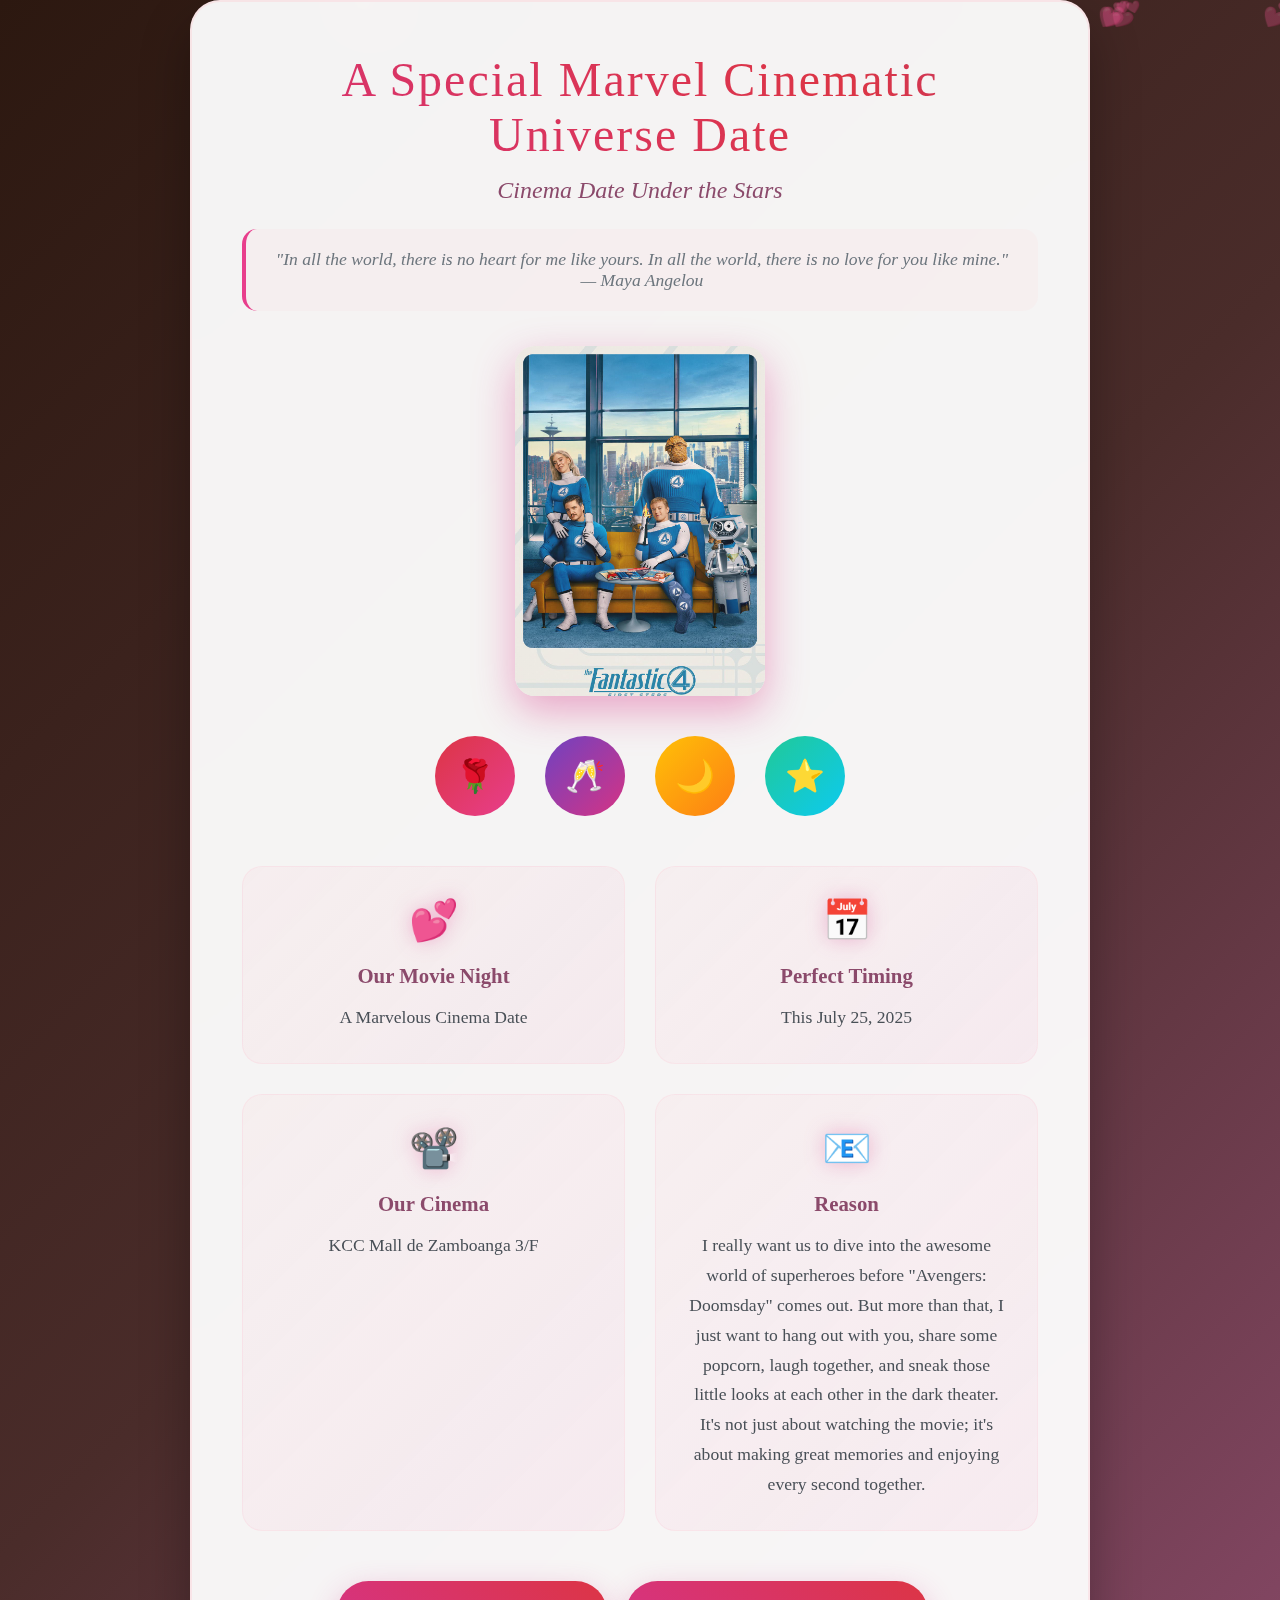
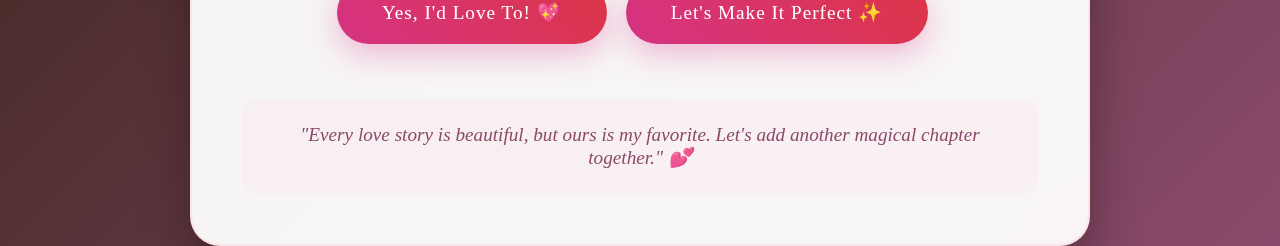
<file: index.html>
<!DOCTYPE html>
<html lang="en">
    <head>
        <meta charset="UTF-8" />
        <meta name="viewport" content="width=device-width, initial-scale=1.0" />
        <title>Romantic Cinema Date Invitation</title>
        <style>
            * {
                margin: 0;
                padding: 0;
                box-sizing: border-box;
            }

            body {
                font-family: "Georgia", serif;
                background: linear-gradient(
                    135deg,
                    #2c1810 0%,
                    #4a2c2a 50%,
                    #8b4a6b 100%
                );
                min-height: 100vh;
                display: flex;
                align-items: center;
                justify-content: center;
                overflow-x: hidden;
                position: relative;
            }

            .floating-hearts {
                position: fixed;
                top: 0;
                left: 0;
                width: 100%;
                height: 100%;
                pointer-events: none;
                z-index: 1;
            }

            .heart {
                position: absolute;
                color: rgba(255, 192, 203, 0.3);
                font-size: 1.5rem;
                animation: floatUp 8s linear infinite;
            }

            @keyframes floatUp {
                0% {
                    transform: translateY(100vh) rotate(0deg);
                    opacity: 0;
                }
                10% {
                    opacity: 1;
                }
                90% {
                    opacity: 1;
                }
                100% {
                    transform: translateY(-100px) rotate(360deg);
                    opacity: 0;
                }
            }

            .invitation-container {
                max-width: 900px;
                width: 90%;
                background: rgba(255, 255, 255, 0.95);
                backdrop-filter: blur(20px);
                border-radius: 30px;
                border: 2px solid rgba(255, 192, 203, 0.3);
                padding: 50px;
                text-align: center;
                box-shadow: 0 25px 50px rgba(0, 0, 0, 0.3);
                position: relative;
                z-index: 10;
                animation: gentleFloat 4s ease-in-out infinite;
            }

            @keyframes gentleFloat {
                0%,
                100% {
                    transform: translateY(0px);
                }
                50% {
                    transform: translateY(-8px);
                }
            }

            .romantic-header {
                font-size: 3rem;
                font-weight: 300;
                background: linear-gradient(
                    45deg,
                    #d63384,
                    #dc3545,
                    #6f42c1,
                    #e83e8c
                );
                background-size: 300% 300%;
                background-clip: text;
                -webkit-background-clip: text;
                -webkit-text-fill-color: transparent;
                animation: romanticGlow 4s ease infinite;
                margin-bottom: 15px;
                font-family: "Georgia", serif;
                letter-spacing: 2px;
            }

            @keyframes romanticGlow {
                0%,
                100% {
                    background-position: 0% 50%;
                }
                50% {
                    background-position: 100% 50%;
                }
            }

            .subtitle {
                font-size: 1.5rem;
                color: #8b4a6b;
                margin-bottom: 25px;
                font-style: italic;
                font-weight: 300;
            }

            .love-quote {
                font-size: 1.1rem;
                color: #6c757d;
                font-style: italic;
                margin-bottom: 35px;
                padding: 20px;
                background: rgba(255, 192, 203, 0.1);
                border-radius: 15px;
                border-left: 4px solid #e83e8c;
            }

            .movie-frame {
                width: 250px;
                height: 350px;
                background: url("images.jpg");
                background-size: cover;
                border-radius: 20px;
                margin: 30px auto;
                display: flex;
                flex-direction: column;
                align-items: center;
                justify-content: center;
                box-shadow: 0 15px 40px rgba(214, 51, 132, 0.4);
                transition: transform 0.4s ease;
                cursor: pointer;
                position: relative;
                overflow: hidden;
            }

            .movie-frame::before {
                content: "";
                position: absolute;
                top: -50%;
                left: -50%;
                width: 200%;
                height: 200%;
                background: radial-gradient(
                    circle,
                    rgba(255, 255, 255, 0.1) 0%,
                    transparent 70%
                );
                animation: shimmer 3s ease-in-out infinite;
            }

            @keyframes shimmer {
                0%,
                100% {
                    transform: rotate(0deg);
                }
                50% {
                    transform: rotate(180deg);
                }
            }

            .movie-frame:hover {
                transform: scale(1.05) rotateY(5deg);
            }

            .movie-title {
                font-size: 1.8rem;
                font-weight: bold;
                margin-bottom: 10px;
                z-index: 2;
            }

            .movie-subtitle {
                font-size: 1rem;
                opacity: 0.9;
                z-index: 2;
            }

            .details-grid {
                display: grid;
                grid-template-columns: repeat(auto-fit, minmax(280px, 1fr));
                gap: 30px;
                margin: 50px 0;
            }

            .detail-card {
                background: linear-gradient(
                    135deg,
                    rgba(255, 192, 203, 0.1),
                    rgba(232, 62, 140, 0.05)
                );
                border-radius: 20px;
                padding: 30px;
                border: 1px solid rgba(255, 192, 203, 0.2);
                transition: all 0.4s ease;
                position: relative;
                overflow: hidden;
            }

            .detail-card::before {
                content: "";
                position: absolute;
                top: 0;
                left: -100%;
                width: 100%;
                height: 100%;
                background: linear-gradient(
                    90deg,
                    transparent,
                    rgba(255, 192, 203, 0.1),
                    transparent
                );
                transition: left 0.8s ease;
            }

            .detail-card:hover::before {
                left: 100%;
            }

            .detail-card:hover {
                transform: translateY(-8px);
                box-shadow: 0 20px 40px rgba(255, 192, 203, 0.2);
            }

            .detail-icon {
                font-size: 2.5rem;
                margin-bottom: 20px;
                display: block;
                filter: drop-shadow(0 0 10px rgba(214, 51, 132, 0.3));
            }

            .detail-title {
                font-size: 1.3rem;
                color: #8b4a6b;
                margin-bottom: 15px;
                font-weight: 600;
                font-family: "Georgia", serif;
            }

            .detail-info {
                color: #495057;
                font-size: 1.1rem;
                line-height: 1.7;
            }

            .romantic-elements {
                display: flex;
                justify-content: center;
                gap: 30px;
                margin: 40px 0;
                flex-wrap: wrap;
            }

            .romantic-icon {
                width: 80px;
                height: 80px;
                border-radius: 50%;
                display: flex;
                align-items: center;
                justify-content: center;
                font-size: 2rem;
                color: white;
                cursor: pointer;
                transition: all 0.4s ease;
                position: relative;
                overflow: hidden;
            }

            .romantic-icon::before {
                content: "";
                position: absolute;
                top: 50%;
                left: 50%;
                width: 0;
                height: 0;
                background: rgba(255, 255, 255, 0.2);
                border-radius: 50%;
                transition: all 0.6s ease;
                transform: translate(-50%, -50%);
            }

            .romantic-icon:hover::before {
                width: 120%;
                height: 120%;
            }

            .romantic-icon:hover {
                transform: scale(1.1) rotate(10deg);
            }

            .rose {
                background: linear-gradient(135deg, #dc3545, #e83e8c);
            }
            .wine {
                background: linear-gradient(135deg, #6f42c1, #d63384);
            }
            .moon {
                background: linear-gradient(135deg, #ffc107, #fd7e14);
            }
            .star {
                background: linear-gradient(135deg, #20c997, #0dcaf0);
            }

            .cta-section {
                margin-top: 50px;
            }

            .cta-button {
                background: linear-gradient(45deg, #d63384, #dc3545);
                border: none;
                color: white;
                padding: 20px 45px;
                font-size: 1.2rem;
                font-weight: 500;
                border-radius: 50px;
                cursor: pointer;
                transition: all 0.4s ease;
                box-shadow: 0 10px 30px rgba(214, 51, 132, 0.3);
                position: relative;
                overflow: hidden;
                margin: 0 15px 15px 0;
                font-family: "Georgia", serif;
                letter-spacing: 1px;
            }

            .cta-button::before {
                content: "";
                position: absolute;
                top: 0;
                left: -100%;
                width: 100%;
                height: 100%;
                background: linear-gradient(
                    90deg,
                    transparent,
                    rgba(255, 255, 255, 0.2),
                    transparent
                );
                transition: left 0.6s ease;
            }

            .cta-button:hover::before {
                left: 100%;
            }

            .cta-button:hover {
                transform: translateY(-3px);
                box-shadow: 0 15px 40px rgba(214, 51, 132, 0.5);
            }

            .secondary-btn {
                background: linear-gradient(45d, #6f42c1, #e83e8c);
            }

            .romantic-message {
                margin-top: 40px;
                font-size: 1.2rem;
                color: #8b4a6b;
                font-style: italic;
                padding: 25px;
                background: rgba(255, 192, 203, 0.1);
                border-radius: 15px;
                font-family: "Georgia", serif;
            }

            @media (max-width: 600px) {
                .invitation-container {
                    padding: 30px 20px;
                }

                .romantic-header {
                    font-size: 2.2rem;
                }

                .subtitle {
                    font-size: 1.2rem;
                }

                .details-grid {
                    grid-template-columns: 1fr;
                    gap: 20px;
                }

                .movie-frame {
                    width: 200px;
                    height: 280px;
                }

                .romantic-elements {
                    gap: 20px;
                }

                .cta-button {
                    width: 100%;
                    margin: 10px 0;
                }
            }
        </style>
    </head>
    <body>
        <div class="floating-hearts" id="hearts"></div>

        <div class="invitation-container">
            <h1 class="romantic-header">
                A Special Marvel Cinematic Universe Date
            </h1>
            <h2 class="subtitle">Cinema Date Under the Stars</h2>

            <div class="love-quote">
                "In all the world, there is no heart for me like yours. In all
                the world, there is no love for you like mine." — Maya Angelou
            </div>

            <div class="movie-frame" onclick="createRoseEffect()">
                <div class="movie-title"></div>
            </div>

            <div class="romantic-elements">
                <div
                    class="romantic-icon rose"
                    onclick="createRoseShower()"
                    title="Roses for you"
                >
                    🌹
                </div>
                <div
                    class="romantic-icon wine"
                    onclick="createSparkleEffect()"
                    title="Cheers to us"
                >
                    🥂
                </div>
                <div
                    class="romantic-icon moon"
                    onclick="createMoonlight()"
                    title="Moonlit night"
                >
                    🌙
                </div>
                <div
                    class="romantic-icon star"
                    onclick="createStarfall()"
                    title="Wish upon a star"
                >
                    ⭐
                </div>
            </div>

            <div class="details-grid">
                <div class="detail-card">
                    <div class="detail-icon">💕</div>
                    <div class="detail-title">Our Movie Night</div>
                    <div class="detail-info">A Marvelous Cinema Date</div>
                </div>

                <div class="detail-card">
                    <div class="detail-icon">📅</div>
                    <div class="detail-title">Perfect Timing</div>
                    <div class="detail-info">This July 25, 2025</div>
                </div>

                <div class="detail-card">
                    <div class="detail-icon">📽️</div>
                    <div class="detail-title">Our Cinema</div>
                    <div class="detail-info">KCC Mall de Zamboanga 3/F</div>
                </div>

                <div class="detail-card">
                    <div class="detail-icon">📧</div>
                    <div class="detail-title">Reason</div>
                    <div class="detail-info">
                        I really want us to dive into the awesome world of
                        superheroes before "Avengers: Doomsday" comes out. But
                        more than that, I just want to hang out with you, share
                        some popcorn, laugh together, and sneak those little
                        looks at each other in the dark theater. It's not just
                        about watching the movie; it's about making great
                        memories and enjoying every second together.
                    </div>
                </div>
            </div>

            <div class="cta-section">
                <button class="cta-button" onclick="acceptRomanticDate()">
                    Yes, I'd Love To! 💖
                </button>
                <button
                    class="cta-button secondary-btn"
                    onclick="planTogether()"
                >
                    Let's Make It Perfect ✨
                </button>
            </div>

            <div class="romantic-message">
                "Every love story is beautiful, but ours is my favorite. Let's
                add another magical chapter together." 💕
            </div>
        </div>

        <script>
            function createFloatingHearts() {
                const heartsContainer = document.getElementById("hearts");

                function addHeart() {
                    const heart = document.createElement("div");
                    heart.className = "heart";
                    heart.innerHTML = Math.random() > 0.5 ? "💕" : "💖";
                    heart.style.left = Math.random() * 100 + "%";
                    heart.style.animationDuration = Math.random() * 3 + 5 + "s";
                    heart.style.animationDelay = Math.random() * 2 + "s";
                    heartsContainer.appendChild(heart);

                    setTimeout(() => {
                        if (heart.parentNode) {
                            heart.remove();
                        }
                    }, 8000);
                }

                setInterval(addHeart, 800);

                for (let i = 0; i < 5; i++) {
                    setTimeout(addHeart, i * 200);
                }
            }

            function createRoseEffect() {
                const container = document.querySelector(".movie-frame");
                for (let i = 0; i < 12; i++) {
                    const rose = document.createElement("div");
                    rose.innerHTML = "🌹";
                    rose.style.position = "absolute";
                    rose.style.left = Math.random() * 100 + "%";
                    rose.style.top = Math.random() * 100 + "%";
                    rose.style.fontSize = "1.5rem";
                    rose.style.animation = "fadeOut 2s ease-out forwards";
                    rose.style.pointerEvents = "none";
                    rose.style.zIndex = "1000";
                    container.appendChild(rose);

                    setTimeout(() => rose.remove(), 2000);
                }
            }

            function createRoseShower() {
                const container = document.body;
                for (let i = 0; i < 20; i++) {
                    const rose = document.createElement("div");
                    rose.innerHTML = "🌹";
                    rose.style.position = "fixed";
                    rose.style.left = Math.random() * window.innerWidth + "px";
                    rose.style.top = -50 + "px";
                    rose.style.fontSize = "2rem";
                    rose.style.animation = `fall ${
                        Math.random() * 2 + 3
                    }s linear forwards`;
                    rose.style.pointerEvents = "none";
                    rose.style.zIndex = "1000";
                    container.appendChild(rose);

                    setTimeout(() => rose.remove(), 5000);
                }
            }

            function createSparkleEffect() {
                const container = document.body;
                for (let i = 0; i < 15; i++) {
                    const sparkle = document.createElement("div");
                    sparkle.innerHTML = Math.random() > 0.5 ? "✨" : "💫";
                    sparkle.style.position = "fixed";
                    sparkle.style.left =
                        Math.random() * window.innerWidth + "px";
                    sparkle.style.top =
                        Math.random() * window.innerHeight + "px";
                    sparkle.style.fontSize = "1.5rem";
                    sparkle.style.animation = "sparkle 2s ease-out forwards";
                    sparkle.style.pointerEvents = "none";
                    sparkle.style.zIndex = "1000";
                    container.appendChild(sparkle);

                    setTimeout(() => sparkle.remove(), 2000);
                }
            }

            function createMoonlight() {
                const invitation = document.querySelector(
                    ".invitation-container"
                );
                const overlay = document.createElement("div");
                overlay.style.position = "absolute";
                overlay.style.top = "0";
                overlay.style.left = "0";
                overlay.style.width = "100%";
                overlay.style.height = "100%";
                overlay.style.background =
                    "radial-gradient(circle at 50% 30%, rgba(255, 255, 255, 0.3) 0%, transparent 60%)";
                overlay.style.pointerEvents = "none";
                overlay.style.borderRadius = "30px";
                overlay.style.opacity = "0";
                overlay.style.transition = "opacity 1s ease";
                invitation.appendChild(overlay);

                setTimeout(() => (overlay.style.opacity = "1"), 100);
                setTimeout(() => overlay.remove(), 3000);
            }

            function createStarfall() {
                const container = document.body;
                for (let i = 0; i < 12; i++) {
                    const star = document.createElement("div");
                    star.innerHTML = "⭐";
                    star.style.position = "fixed";
                    star.style.right = -50 + "px";
                    star.style.top =
                        Math.random() * window.innerHeight * 0.5 + "px";
                    star.style.fontSize = "1.5rem";
                    star.style.animation = `starfall ${
                        Math.random() * 1 + 2
                    }s linear forwards`;
                    star.style.pointerEvents = "none";
                    star.style.zIndex = "1000";
                    container.appendChild(star);

                    setTimeout(() => star.remove(), 3000);
                }
            }

            function acceptRomanticDate() {
                const message = document.createElement("div");
                message.innerHTML =
                    "💕 My heart is so happy! This will be the most wonderful evening together! 💕";
                message.style.position = "fixed";
                message.style.top = "50%";
                message.style.left = "50%";
                message.style.transform = "translate(-50%, -50%)";
                message.style.background =
                    "linear-gradient(45deg, #d63384, #dc3545)";
                message.style.color = "white";
                message.style.padding = "25px 45px";
                message.style.borderRadius = "30px";
                message.style.fontSize = "1.3rem";
                message.style.fontWeight = "500";
                message.style.zIndex = "10000";
                message.style.boxShadow = "0 25px 60px rgba(214, 51, 132, 0.4)";
                message.style.animation = "gentleFloat 2s ease-in-out infinite";
                message.style.textAlign = "center";
                message.style.fontFamily = "Georgia, serif";
                document.body.appendChild(message);

                // Add heart explosion
                createRoseShower();

                setTimeout(() => message.remove(), 4000);
            }

            function planTogether() {
                const options = `Perfect! Let's make this evening absolutely magical together! ✨

🎬 Movie showtime preferences

🍿 Favorite movie snacks

I want everything to be just right for our special date! 💕`;

                alert(options);
            }

            const style = document.createElement("style");
            style.textContent = `
            @keyframes fadeOut {
                0% { opacity: 1; transform: translateY(0) scale(1) rotate(0deg); }
                100% { opacity: 0; transform: translateY(-30px) scale(0.7) rotate(180deg); }
            }
            
            @keyframes fall {
                0% { transform: translateY(-50px) rotate(0deg); }
                100% { transform: translateY(100vh) rotate(360deg); }
            }
            
            @keyframes sparkle {
                0% { opacity: 1; transform: scale(0) rotate(0deg); }
                50% { opacity: 1; transform: scale(1.2) rotate(180deg); }
                100% { opacity: 0; transform: scale(0.5) rotate(360deg); }
            }
            
            @keyframes starfall {
                0% { transform: translateX(0) translateY(0) rotate(0deg); }
                100% { transform: translateX(-100vw) translateY(50px) rotate(360deg); }
            }
        `;
            document.head.appendChild(style);

            createFloatingHearts();
        </script>
    </body>
</html>
</file>
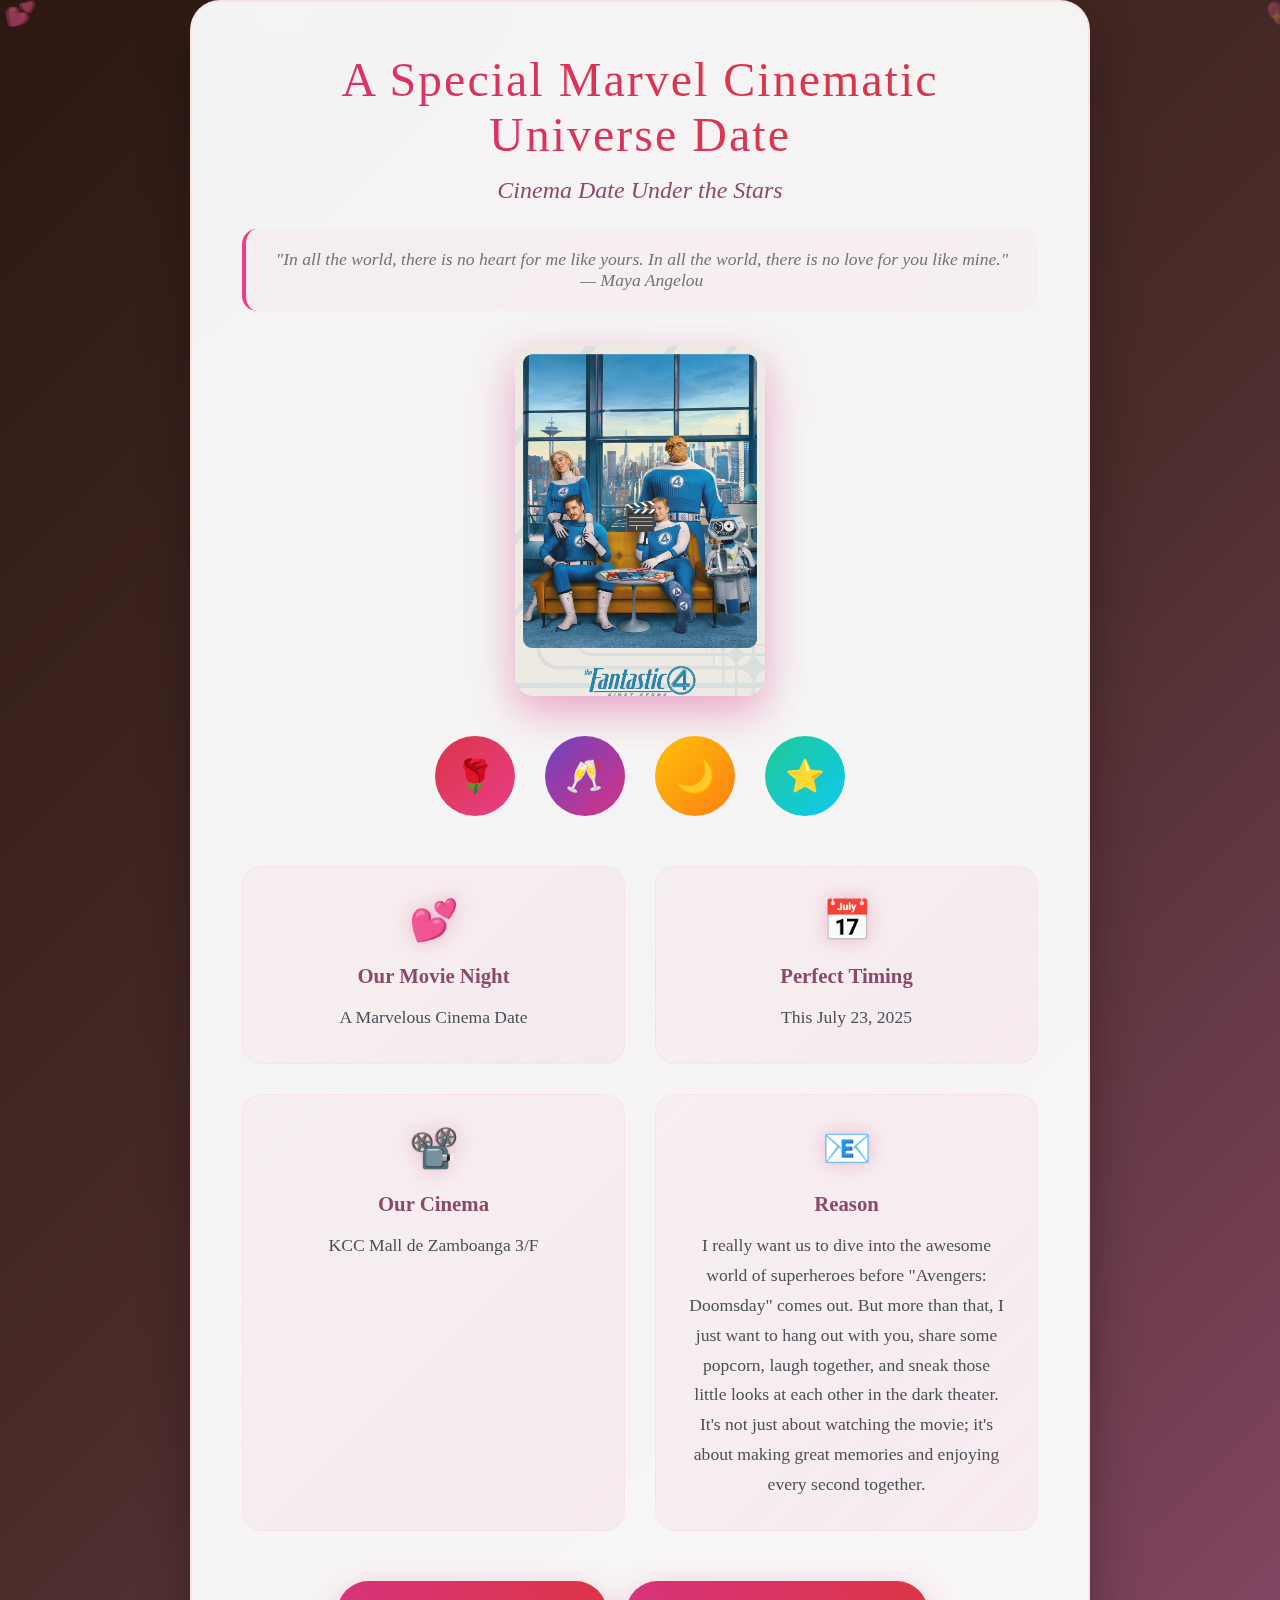
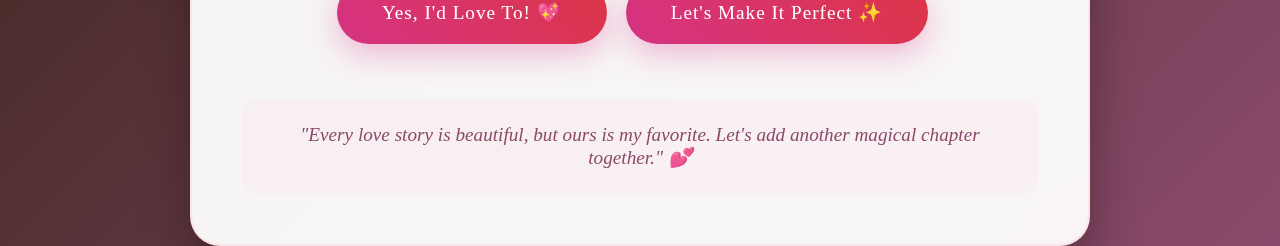
<file: invitation.html>
<!DOCTYPE html>
<html lang="en">
    <head>
        <meta charset="UTF-8" />
        <meta name="viewport" content="width=device-width, initial-scale=1.0" />
        <title>Romantic Cinema Date Invitation</title>
        <link rel="stylesheet" href="/css/invitation.css" />
    </head>
    <body>
        <div class="floating-hearts" id="hearts"></div>

        <div class="invitation-container">
            <h1 class="romantic-header">
                A Special Marvel Cinematic Universe Date
            </h1>
            <h2 class="subtitle">Cinema Date Under the Stars</h2>

            <div class="love-quote">
                "In all the world, there is no heart for me like yours. In all
                the world, there is no love for you like mine." — Maya Angelou
            </div>

            <div class="movie-frame" onclick="createRoseEffect()">
                <div class="movie-title">🎬</div>
            </div>

            <div class="romantic-elements">
                <div
                    class="romantic-icon rose"
                    onclick="createRoseShower()"
                    title="Roses for you"
                >
                    🌹
                </div>
                <div
                    class="romantic-icon wine"
                    onclick="createSparkleEffect()"
                    title="Cheers to us"
                >
                    🥂
                </div>
                <div
                    class="romantic-icon moon"
                    onclick="createMoonlight()"
                    title="Moonlit night"
                >
                    🌙
                </div>
                <div
                    class="romantic-icon star"
                    onclick="createStarfall()"
                    title="Wish upon a star"
                >
                    ⭐
                </div>
            </div>

            <div class="details-grid">
                <div class="detail-card">
                    <div class="detail-icon">💕</div>
                    <div class="detail-title">Our Movie Night</div>
                    <div class="detail-info">A Marvelous Cinema Date</div>
                </div>

                <div class="detail-card">
                    <div class="detail-icon">📅</div>
                    <div class="detail-title">Perfect Timing</div>
                    <div class="detail-info">This July 23, 2025</div>
                </div>

                <div class="detail-card">
                    <div class="detail-icon">📽️</div>
                    <div class="detail-title">Our Cinema</div>
                    <div class="detail-info">KCC Mall de Zamboanga 3/F</div>
                </div>

                <div class="detail-card">
                    <div class="detail-icon">📧</div>
                    <div class="detail-title">Reason</div>
                    <div class="detail-info">
                        I really want us to dive into the awesome world of
                        superheroes before "Avengers: Doomsday" comes out. But
                        more than that, I just want to hang out with you, share
                        some popcorn, laugh together, and sneak those little
                        looks at each other in the dark theater. It's not just
                        about watching the movie; it's about making great
                        memories and enjoying every second together.
                    </div>
                </div>
            </div>

            <div class="cta-section">
                <button class="cta-button" onclick="acceptRomanticDate()">
                    Yes, I'd Love To! 💖
                </button>
                <button
                    class="cta-button secondary-btn"
                    onclick="planTogether()"
                >
                    Let's Make It Perfect ✨
                </button>
            </div>

            <div class="romantic-message">
                "Every love story is beautiful, but ours is my favorite. Let's
                add another magical chapter together." 💕
            </div>
        </div>

        <script src="/js/invitation.js"></script>
    </body>
</html>
</file>
<file: css/invitation.css>
* {
    margin: 0;
    padding: 0;
    box-sizing: border-box;
}

body {
    font-family: "Georgia", serif;
    background: linear-gradient(135deg, #2c1810 0%, #4a2c2a 50%, #8b4a6b 100%);
    min-height: 100vh;
    display: flex;
    align-items: center;
    justify-content: center;
    overflow-x: hidden;
    position: relative;
}

.floating-hearts {
    position: fixed;
    top: 0;
    left: 0;
    width: 100%;
    height: 100%;
    pointer-events: none;
    z-index: 1;
}

.heart {
    position: absolute;
    color: rgba(255, 192, 203, 0.3);
    font-size: 1.5rem;
    animation: floatUp 8s linear infinite;
}

@keyframes floatUp {
    0% {
        transform: translateY(100vh) rotate(0deg);
        opacity: 0;
    }
    10% {
        opacity: 1;
    }
    90% {
        opacity: 1;
    }
    100% {
        transform: translateY(-100px) rotate(360deg);
        opacity: 0;
    }
}

.invitation-container {
    max-width: 900px;
    width: 90%;
    background: rgba(255, 255, 255, 0.95);
    backdrop-filter: blur(20px);
    border-radius: 30px;
    border: 2px solid rgba(255, 192, 203, 0.3);
    padding: 50px;
    text-align: center;
    box-shadow: 0 25px 50px rgba(0, 0, 0, 0.3);
    position: relative;
    z-index: 10;
    animation: gentleFloat 4s ease-in-out infinite;
}

@keyframes gentleFloat {
    0%,
    100% {
        transform: translateY(0px);
    }
    50% {
        transform: translateY(-8px);
    }
}

.romantic-header {
    font-size: 3rem;
    font-weight: 300;
    background: linear-gradient(45deg, #d63384, #dc3545, #6f42c1, #e83e8c);
    background-size: 300% 300%;
    background-clip: text;
    -webkit-background-clip: text;
    -webkit-text-fill-color: transparent;
    animation: romanticGlow 4s ease infinite;
    margin-bottom: 15px;
    font-family: "Georgia", serif;
    letter-spacing: 2px;
}

@keyframes romanticGlow {
    0%,
    100% {
        background-position: 0% 50%;
    }
    50% {
        background-position: 100% 50%;
    }
}

.subtitle {
    font-size: 1.5rem;
    color: #8b4a6b;
    margin-bottom: 25px;
    font-style: italic;
    font-weight: 300;
}

.love-quote {
    font-size: 1.1rem;
    color: #6c757d;
    font-style: italic;
    margin-bottom: 35px;
    padding: 20px;
    background: rgba(255, 192, 203, 0.1);
    border-radius: 15px;
    border-left: 4px solid #e83e8c;
}

.movie-frame {
    width: 250px;
    height: 350px;
    background: url("/img/images.jpg");
    background-size: cover;
    border-radius: 20px;
    margin: 30px auto;
    display: flex;
    flex-direction: column;
    align-items: center;
    justify-content: center;
    box-shadow: 0 15px 40px rgba(214, 51, 132, 0.4);
    transition: transform 0.4s ease;
    cursor: pointer;
    position: relative;
    overflow: hidden;
}

.movie-frame::before {
    content: "";
    position: absolute;
    top: -50%;
    left: -50%;
    width: 200%;
    height: 200%;
    background: radial-gradient(
        circle,
        rgba(255, 255, 255, 0.1) 0%,
        transparent 70%
    );
    animation: shimmer 3s ease-in-out infinite;
}

@keyframes shimmer {
    0%,
    100% {
        transform: rotate(0deg);
    }
    50% {
        transform: rotate(180deg);
    }
}

.movie-frame:hover {
    transform: scale(1.05) rotateY(5deg);
}

.movie-title {
    font-size: 1.8rem;
    font-weight: bold;
    margin-bottom: 10px;
    z-index: 2;
}

.movie-subtitle {
    font-size: 1rem;
    opacity: 0.9;
    z-index: 2;
}

.details-grid {
    display: grid;
    grid-template-columns: repeat(auto-fit, minmax(280px, 1fr));
    gap: 30px;
    margin: 50px 0;
}

.detail-card {
    background: linear-gradient(
        135deg,
        rgba(255, 192, 203, 0.1),
        rgba(232, 62, 140, 0.05)
    );
    border-radius: 20px;
    padding: 30px;
    border: 1px solid rgba(255, 192, 203, 0.2);
    transition: all 0.4s ease;
    position: relative;
    overflow: hidden;
}

.detail-card::before {
    content: "";
    position: absolute;
    top: 0;
    left: -100%;
    width: 100%;
    height: 100%;
    background: linear-gradient(
        90deg,
        transparent,
        rgba(255, 192, 203, 0.1),
        transparent
    );
    transition: left 0.8s ease;
}

.detail-card:hover::before {
    left: 100%;
}

.detail-card:hover {
    transform: translateY(-8px);
    box-shadow: 0 20px 40px rgba(255, 192, 203, 0.2);
}

.detail-icon {
    font-size: 2.5rem;
    margin-bottom: 20px;
    display: block;
    filter: drop-shadow(0 0 10px rgba(214, 51, 132, 0.3));
}

.detail-title {
    font-size: 1.3rem;
    color: #8b4a6b;
    margin-bottom: 15px;
    font-weight: 600;
    font-family: "Georgia", serif;
}

.detail-info {
    color: #495057;
    font-size: 1.1rem;
    line-height: 1.7;
}

.romantic-elements {
    display: flex;
    justify-content: center;
    gap: 30px;
    margin: 40px 0;
    flex-wrap: wrap;
}

.romantic-icon {
    width: 80px;
    height: 80px;
    border-radius: 50%;
    display: flex;
    align-items: center;
    justify-content: center;
    font-size: 2rem;
    color: white;
    cursor: pointer;
    transition: all 0.4s ease;
    position: relative;
    overflow: hidden;
}

.romantic-icon::before {
    content: "";
    position: absolute;
    top: 50%;
    left: 50%;
    width: 0;
    height: 0;
    background: rgba(255, 255, 255, 0.2);
    border-radius: 50%;
    transition: all 0.6s ease;
    transform: translate(-50%, -50%);
}

.romantic-icon:hover::before {
    width: 120%;
    height: 120%;
}

.romantic-icon:hover {
    transform: scale(1.1) rotate(10deg);
}

.rose {
    background: linear-gradient(135deg, #dc3545, #e83e8c);
}
.wine {
    background: linear-gradient(135deg, #6f42c1, #d63384);
}
.moon {
    background: linear-gradient(135deg, #ffc107, #fd7e14);
}
.star {
    background: linear-gradient(135deg, #20c997, #0dcaf0);
}

.cta-section {
    margin-top: 50px;
}

.cta-button {
    background: linear-gradient(45deg, #d63384, #dc3545);
    border: none;
    color: white;
    padding: 20px 45px;
    font-size: 1.2rem;
    font-weight: 500;
    border-radius: 50px;
    cursor: pointer;
    transition: all 0.4s ease;
    box-shadow: 0 10px 30px rgba(214, 51, 132, 0.3);
    position: relative;
    overflow: hidden;
    margin: 0 15px 15px 0;
    font-family: "Georgia", serif;
    letter-spacing: 1px;
}

.cta-button::before {
    content: "";
    position: absolute;
    top: 0;
    left: -100%;
    width: 100%;
    height: 100%;
    background: linear-gradient(
        90deg,
        transparent,
        rgba(255, 255, 255, 0.2),
        transparent
    );
    transition: left 0.6s ease;
}

.cta-button:hover::before {
    left: 100%;
}

.cta-button:hover {
    transform: translateY(-3px);
    box-shadow: 0 15px 40px rgba(214, 51, 132, 0.5);
}

.secondary-btn {
    background: linear-gradient(45d, #6f42c1, #e83e8c);
}

.romantic-message {
    margin-top: 40px;
    font-size: 1.2rem;
    color: #8b4a6b;
    font-style: italic;
    padding: 25px;
    background: rgba(255, 192, 203, 0.1);
    border-radius: 15px;
    font-family: "Georgia", serif;
}

@media (max-width: 600px) {
    .invitation-container {
        padding: 30px 20px;
    }

    .romantic-header {
        font-size: 2.2rem;
    }

    .subtitle {
        font-size: 1.2rem;
    }

    .details-grid {
        grid-template-columns: 1fr;
        gap: 20px;
    }

    .movie-frame {
        width: 200px;
        height: 280px;
    }

    .romantic-elements {
        gap: 20px;
    }

    .cta-button {
        width: 100%;
        margin: 10px 0;
    }
}
</file>
